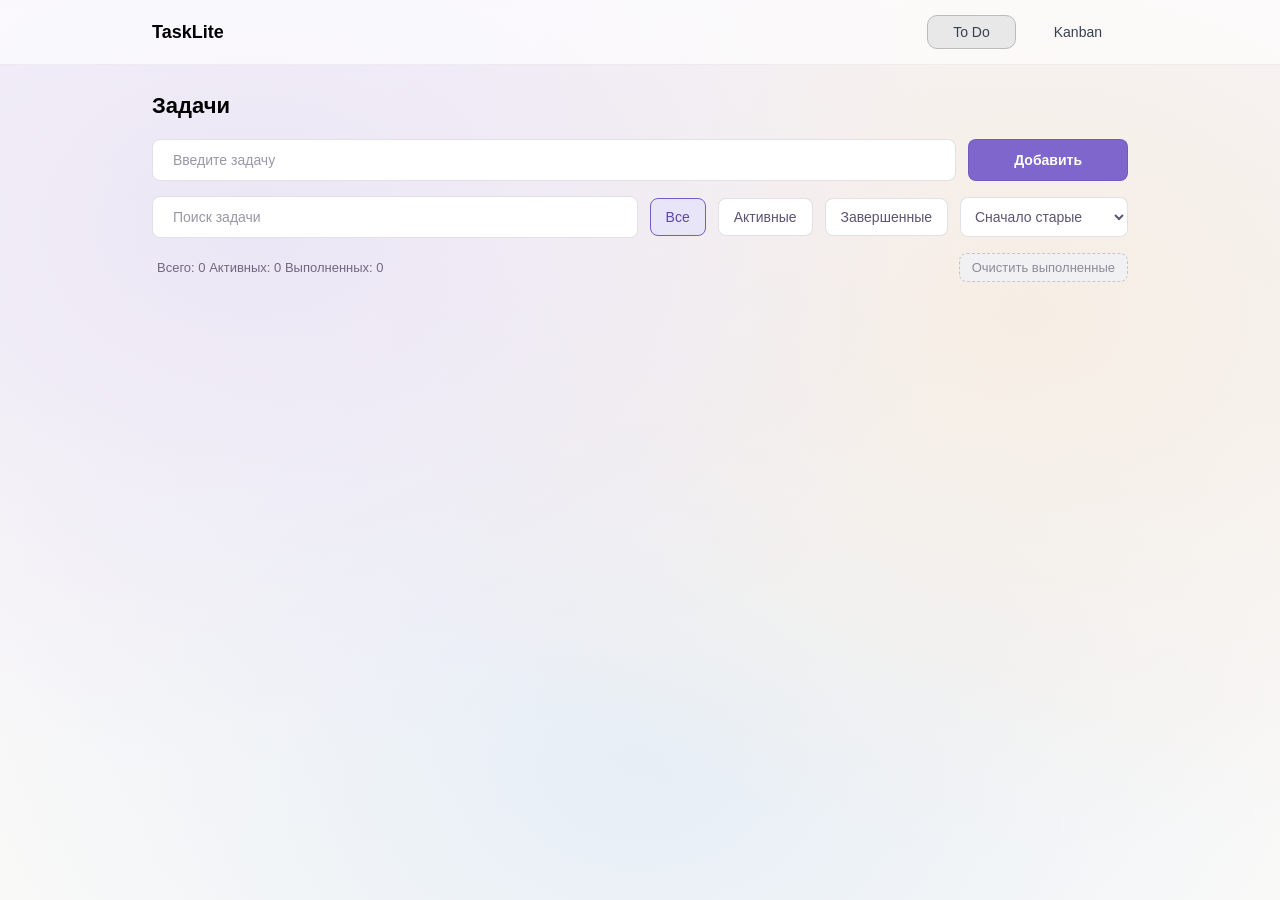
<file: index.html>
<!doctype html>
<html lang="en">
  <head>
    <meta charset="UTF-8" />
    <meta name="viewport" content="width=device-width, initial-scale=1.0" />
    <title>TaskLite</title>
    <link rel="stylesheet" href="styles/style.css" />
  </head>
  <body class="todo">
    <header class="header">
      <div class="container header__container">
        <h3 class="header__title">TaskLite</h3>

        <nav class="tabs">
          <a href="index.html" class="tab active">To Do</a>
          <a href="kanban.html" class="tab">Kanban</a>
        </nav>
      </div>
    </header>
    <main class="container">
      <h1 class="title">Задачи</h1>
      <form class="form-add">
        <input
          type="text"
          class="form-add__input"
          placeholder="Введите задачу"
        />
        <button type="submit" class="form-add__button">Добавить</button>
      </form>

      <div class="toolbar">
        <input type="text" class="toolbar__search" placeholder="Поиск задачи" />

        <div class="toolbar__tabs tabs">
          <button class="tabs__item tabs__item--active">Все</button>
          <button class="tabs__item">Активные</button>
          <button class="tabs__item">Завершенные</button>
        </div>

        <select class="toolbar__sort">
          <option value="old">Сначало старые</option>
          <option value="new">Сначало новые</option>
          <option value="az">Название A-Z</option>
          <option value="za">Название Z-A</option>
        </select>
      </div>

      <div class="tasks"></div>

      <div class="footer-controls">
        <div class="footer-controls__counters">
          <span>Всего: 1</span>
          <span>Активных: 1</span>
          <span>Выполненных: 1</span>
        </div>
        <button class="footer-controls__button">Очистить выполненные</button>
      </div>
    </main>
    <script src="./js/main.js"></script>
  </body>
</html>
</file>
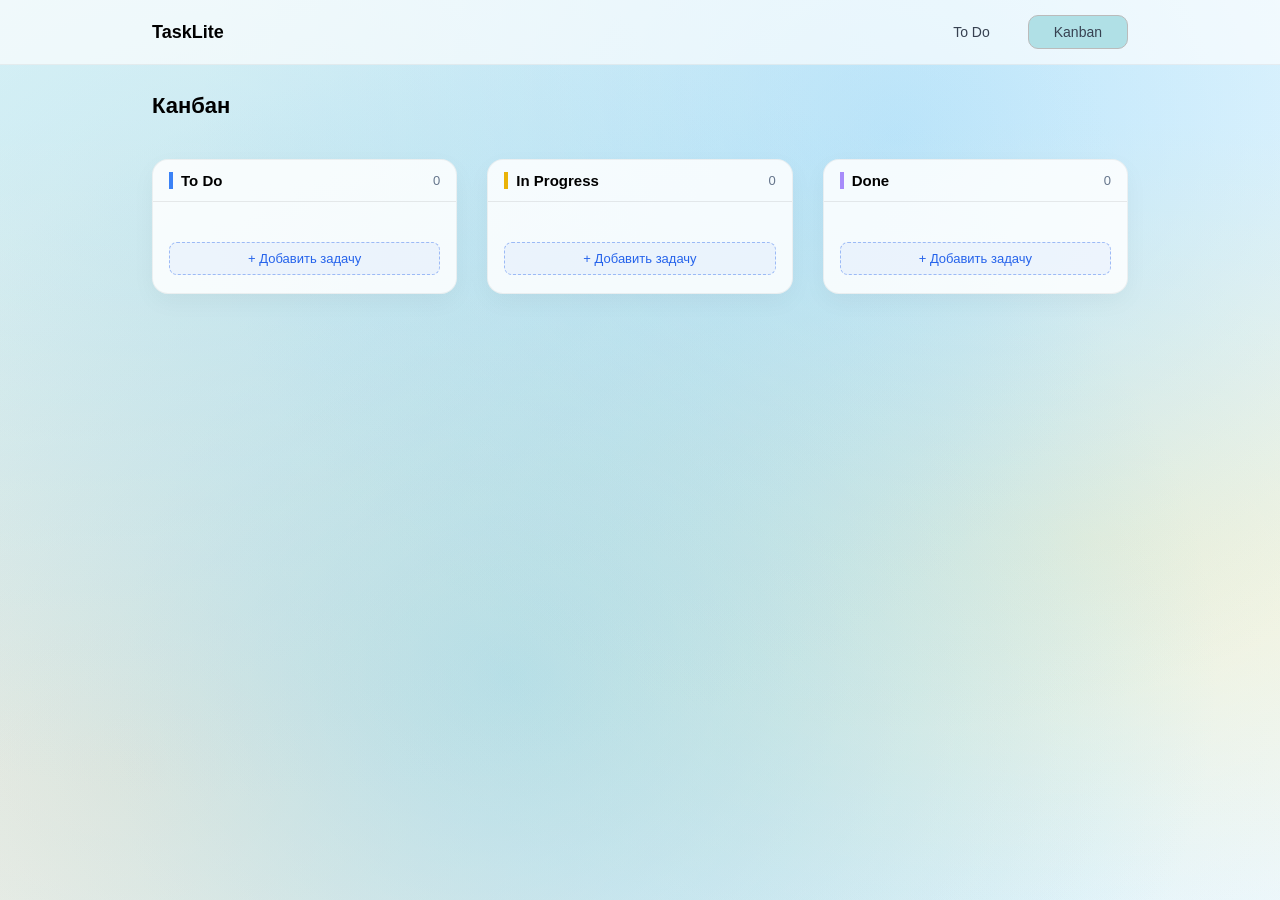
<file: kanban.html>
<!doctype html>
<html lang="en">
  <head>
    <meta charset="UTF-8" />
    <meta name="viewport" content="width=device-width, initial-scale=1.0" />
    <title>TaskLite</title>
    <link rel="stylesheet" href="styles/style.css" />
  </head>
  <body class="kanban">
    <header class="header">
      <div class="container header__container">
        <h3 class="header__title">TaskLite</h3>

        <nav class="tabs">
          <a href="index.html" class="tab">To Do</a>
          <a href="kanban.html" class="tab active">Kanban</a>
        </nav>
      </div>
    </header>
    <main class="container">
      <h1 class="title">Канбан</h1>

      <div class="board">
        <div class="column" data-status="todo">
          <div class="column__header">
            <h2 class="column__title">To Do</h2>
            <span class="column__count">1</span>
          </div>
          <div class="column__tasks">

            <div class="column__task task-kanban">
              <h3 class="task-kanban__title">Разработать макет</h3>
              <p class="task-kanban__descr">
                Подготовить Figma-исходники для мобильной версии
              </p>
              <div class="task-kanban__footer">
                <span class="task-kanban__label low">Низкий приоритет</span>
                <span class="task-kanban__date">до 20.05</span>
              </div>
            </div>
          </div>
          <button class="column__btn">+ Добавить задачу</button>
        </div>

        <div class="column" data-status="in-progress">
          <div class="column__header">
            <h2 class="column__title">In Progress</h2>
            <span class="column__count">1</span>
          </div>

          <div class="column__tasks">

            <div class="task-kanban">
              <h3 class="task-kanban__title">Сделать конспект</h3>
              <p class="task-kanban__descr">по русскому по теме производные предлоги</p>
              <div class="task-kanban__footer">
                <span class="task-kanban__label high"> Высокий приоретет </span>
                <span class="task-kanban__date">до 14.06</span>
              </div>
            </div>
          </div>
          <button class="column__btn">+ Добавить задачу</button>
        </div>

        <div class="column" data-status="done">
          <div class="column__header">
            <h2 class="column__title">Done</h2>
            <span class="column__count">3</span>
          </div>

          <div class="column__tasks">

            <div class="task-kanban">
              <h3 class="task-kanban__title">Разработать макет</h3>
              <p class="task-kanban__descr"> Подготовить Figma-исходники для мобильной версии</p>
              <div class="task-kanban__footer">
                <span class="task-kanban__label medium">Средний приоритет</span>
                <span class="task-kanban__date">до 14.06</span>
              </div>
            </div>

            <div class="task-kanban">
              <h3 class="task-kanban__title">Написать тесты</h3>
              <p class="task-kanban__descr">
                Покрыть тестами основные функции модуля
              </p>
              <div class="task-kanban__footer">
                <span class="task-kanban__label medium">Средний приоритет</span>
                <span class="task-kanban__date">до 20.06</span>
              </div>
            </div>

            <div class="task-kanban">
              <h3 class="task-kanban__title">Настроить github</h3>
              <p class="task-kanban__descr">Подключить репозиторий</p>
              <div class="task-kanban__footer">
                <span class="task-kanban__label high">Высокий приоритет</span>
                <span class="task-kanban__date">до 25.06</span>
              </div>
            </div>

          </div>

          <button class="column__btn">+ Добавить задачу</button>
        </div>
      </div>
    </main>
    <script src="./js/kanban.js"></script>
  </body>
</html>
</file>
<file: styles/style.css>
* {
  box-sizing: border-box;
  margin: 0;
  padding: 0;
}

ul,
ol {
  list-style: none;
}

a {
  text-decoration: none;
  color: inherit;
}

img {
  max-width: 100%;
  height: auto;
  display: block;
}

button {
  border: none;
  background-color: transparent;
}

body {
  font-family: "Inter", sans-serif;
}

.container {
  max-width: 1024px;
  margin: 0 auto;
  padding: 0 24px;
}

.header {
  position: sticky;
  top: 0;
  z-index: 10;
  border-bottom: 1px solid rgba(0, 0, 0, 0.05);
  background-color: rgba(255, 255, 255, 0.65);
}

.header__title {
  font-size: 18px;
  font-weight: 700;
}

.header__container {
  display: flex;
  align-items: center;
  justify-content: space-between;
  padding-top: 15px;
  padding-bottom: 15px;
}

.tabs {
  display: flex;
  gap: 12px;
}

.tab {
  background-color: transparent;
  border: 1px solid transparent;
  border-radius: 10px;
  padding: 8px 25px;
  font-size: 14px;
  font-weight: 500;
  cursor: pointer;
  color: #374151;
}

.todo .tab.active {
  background-color: #e8e8e8;
  border-color: #bbbbbb;
}

.kanban .tab.active {
  background-color: #B0E0E6;
  border-color: #bbbbbb;
}

.todo {
  background:
    radial-gradient(1200px 900px at 20% 25%, #ebe6f5 0%, transparent 60%),
    radial-gradient(1200px 900px at 80% 35%, #f6eee4 0%, transparent 60%),
    radial-gradient(1200px 900px at 50% 85%, #e6eef6 0%, transparent 60%),
    linear-gradient(#f6f3f9, #fbfaf8);
  background-attachment: fixed;
}

.form-add {
  display: flex;
  align-items: center;
  gap: 12px;
  margin-bottom: 15px;
}

.form-add__input {
  width: 100%;
  padding: 12px 20px;
  font-size: 14px;
  border: 1px solid rgba(30, 10, 60, 0.12);
  border-radius: 8px;
  background-color: #ffffff;
}

.form-add__input::placeholder {
  color: #9b96a6;
}

.form-add__button {
  padding: 12px 45px;
  border-radius: 8px;
  border: 1px solid rgba(30, 10, 60, 0.12);
  font-size: 14px;
  font-weight: 600;
  color: #ffffff;
  background-color: #7e66cd;
  cursor: pointer;
}

.title {
  font-size: 22px;
  font-weight: 600;
  margin: 28px 0 20px;
}

.tabs__item {
  padding: 10px 15px;
  border: 1px solid rgba(30, 10, 60, 0.12);
  border-radius: 8px;
  font-size: 14px;
  font-weight: 500;
  background: #fff;
  color: #5e5472;
  cursor: pointer;
}

.tabs__item--active {
  background: #e9e5f9;
  border-color: #735cc6;
  color: #5d47aa;
}

.tabs__item:hover {
  background: #f6f4ff;
  border-color: rgba(30, 10, 60, 0.2);
  color: #735cc6;
}

.toolbar__sort {
  padding: 10px 28px 10px 10px;
  font-size: 14px;
  font-weight: 500;
  color: #5e5472;
  border: 1px solid rgba(30, 10, 60, 0.12);
  border-radius: 8px;
  background: #fff;
  cursor: pointer;
}

.toolbar {
  display: flex;
  align-items: center;
  justify-content: space-between;
  gap: 12px;
  margin-bottom: 15px;
}

.toolbar__search {
  width: 100%;
  padding: 12px 20px;
  font-size: 14px;
  border: 1px solid rgba(30, 10, 60, 0.12);
  border-radius: 8px;
  background-color: #ffffff;
}

.toolbar__search::placeholder {
  color: #9b96a6;
}

.toolbar__search:hover {
  border-color: rgba(30, 10, 60, 0.2);
}

.toolbar__search:focus {
  outline: none;
  border-color: #7e66cd;
  box-shadow: 0 0 0 3px rgba(126, 102, 205, 0.28);
}

.task {
  padding: 10px 12px;
  border: 1px solid rgba(30, 10, 60, 0.12);
  border-radius: 8px;
  background: #fff;
  margin-bottom: 15px;

  display: flex;
  align-items: center;
  justify-content: space-between;
}

.task__title {
  font-size: 14px;
  font-weight: 700;
  color: #221c2a;
  margin-bottom: 5px;
}

.task__meta {
  font-size: 12px;
  color: #8a8398;
}

.task__actions {
  display: flex;
  align-items: center;
  gap: 10px;
}

.task__action {
  width: 26px;
  height: 26px;
  border: 1px solid rgba(30, 10, 60, 0.12);
  border-radius: 8px;
  background: #fff;
  display: flex;
  align-items: center;
  justify-content: center;
  cursor: pointer;
}

.task__action:hover {
  background: #f6f4ff;
  border-color: rgba(30, 10, 60, 0.2);
  box-shadow: 0 6px 12px rgba(30, 10, 60, 0.1);
}

.task__action:focus-visible {
  outline: none;
  box-shadow: 0 0 0 3px rgba(30, 10, 60, 0.3);
}

.footer-controls {
  display: flex;
  align-items: center;
  justify-content: space-between;
  margin-top: 4px;
}

.footer-controls__counters {
  font-size: 13px;
  color: #6f6781;
  padding-left: 5px;
}

.footer-controls__button {
  padding: 6px 12px;
  font-size: 13px;
  background: transparent;
  border-radius: 8px;
  text-align: left;
  cursor: pointer;
  transition:
    background 0.2s,
    color 0.2s,
    border 0.2s;
  color: #735cc6;
  border: 1px dashed #a28bdc;
}

.footer-controls__button:hover {
  background: #f6f4ff;
  color: #735cc6;
  border: 1px solid #735cc6;
}

.footer-controls__button:active {
  background: #e9e5f9;
  border: 1px solid #5d47aa;
  color: #5d47aa;
}

.footer-controls__button:disabled {
  color: #8e8b99;
  border: 1px dashed #c8c5cf;
  background: #f1f1f3;
  cursor: not-allowed;
}

.task--done .task__title {
  text-decoration: line-through;
  color: #8a8398;
  opacity: 0.7;
}

.input--error {
  border-color: #cb6e6e;
  box-shadow: 0 0 3px rgba(203, 110, 110, 0.4);
}

.board {
  display: flex;
  gap: 30px;
  justify-content: center;
  align-items: flex-start;

  max-width: 1200px;
  margin: 0 auto;
  padding: 20px 0;
}

.column {
  background-color: rgba(255, 255, 255, 0.85);
  border: 1px solid rgba(0, 0, 0, 0.05);
  border-radius: 16px;
  width: 320px;
  display: flex;
  flex-direction: column;
  box-shadow: 0 8px 24px rgba(0, 0, 0, 0.04);
}

.column__header {
  display: flex;
  justify-content: space-between;
  align-items: center;
  padding: 12px 16px;
  border-bottom: 1px solid rgba(0, 0, 0, 0.08);
}

.column__title {
  font-size: 15px;
  font-weight: 600;
  padding-left: 8px;
}

.column__count {
  font-size: 13px;
  color: #64748b;
}

.kanban {
  background:
    radial-gradient(at 20% 25%, rgba(173, 216, 230, 0.45), transparent 60%),
    radial-gradient(at 70% 15%, rgba(135, 206, 250, 0.45), transparent 55%),
    radial-gradient(at 40% 75%, rgba(126, 207, 234, 0.45), transparent 65%),
    radial-gradient(at 85% 60%, rgba(255, 239, 186, 0.55), transparent 55%),
    radial-gradient(at 10% 85%, rgba(255, 218, 181, 0.448), transparent 60%),
    radial-gradient(at 60% 80%, rgba(186, 230, 253, 0.5), transparent 60%),
    linear-gradient(135deg, #e0f7fa 0%, #f0f9ff 100%);
  background-attachment: fixed;
}

.column[data-status="todo"] .column__title {
  border-left: 4px solid #3b82f6;
}

.column[data-status="in-progress"] .column__title {
  border-left: 4px solid #eab308;
}

.column[data-status="done"] .column__title {
  border-left: 4px solid #a78bfa;
}

.column__tasks {
  display: flex;
  gap: 15px;
  flex-direction: column;
  padding: 14px 16px;
}

.task-kanban {
  background: #ffffff;
  border: 1px solid rgba(0, 0, 0, 0.05);
  border-radius: 10px;
  padding: 16px 18px;
  box-shadow: 0 2px 6px rgba(0, 0, 0, 0.05);
  width: 100%;

  display: flex;
  flex-direction: column;
  gap: 10px;
  align-items: flex-start;

  cursor: grab;

   transition:
    box-shadow 0.2s ease-in-out,
    transform 0.2s ease-in-out;
}

.task-kanban:hover {
  transform: translateY(-2px);
  box-shadow: 0 4px 12px rgba(0, 0, 0, 0.08);
}

.task-kanban__title {
  font-size: 14px;
  font-weight: 600;
  color: #111827;
  margin: 0;
  line-height: 1.3;
}

.task-kanban__descr {
  font-size: 13px;
  color: #4b5563;
  line-height: 1.45;
  margin: 0;
  border-bottom: 1px solid rgba(0, 0, 0, 0.06);
  padding-bottom: 10px;

  word-wrap: break-word;
}

.task-kanban__footer {
  display: flex;
  align-items: center;
  justify-content: space-between;
  width: 100%;
}

.task-kanban__label {
  font-size: 12.5px;
  font-weight: 600;
  padding: 3px 10px;
  border-radius: 6px;
  background-color: #f1f5f9;
  color: #1e293b;
}

.task-kanban__label.high {
  background-color: #fee2e2;
  color: #b91c1c;
}

.task-kanban__label.medium {
  background-color: #fef3c7;
  color: #92400e;
}

.task-kanban__label.low {
  background-color: #dcfce7;
  color: #166534;
}

.task-kanban__date {
  font-size: 12.5px;
  color: #64748b;
}

.column__btn {
  margin: 12px 16px 18px;
  padding: 8px;
  font-size: 13px;
  color: #2563eb;
  background-color: rgba(37, 99, 235, 0.05);
  border: 1px dashed rgba(37, 99, 235, 0.4);
  border-radius: 8px;
  text-align: center;
  width: calc(100% - 32px);
  cursor: pointer;
  transition: background-color 0.2s, border 0.2s;
}

.column__btn:hover {
  background-color: rgba(37, 99, 235, 0.12);
  border: 1px solid #2563eb;
}


.dragging{
  opacity: 0.6;
  transform: scale(0.9);
  cursor: grabbing;
  box-shadow: 0 4px 14px rgba(0,0,0,0.08);
}

.column.drag-over{
  background-color: rgba(255,255, 255, 0.9);
  box-shadow: 0 16px 32px 9px rgba(255, 255, 255, 0.2);
  border-color: rgba(37, 99, 235, 0.3);
  transition: box-shadow 0.2, bacground-color 0,2s, border-color 0.2s;
}


.column.drag-over .column__title {
  border-left-color: #2563eb;
}

.column__tasks.drag-over{
cursor: copy;
}
</file>
